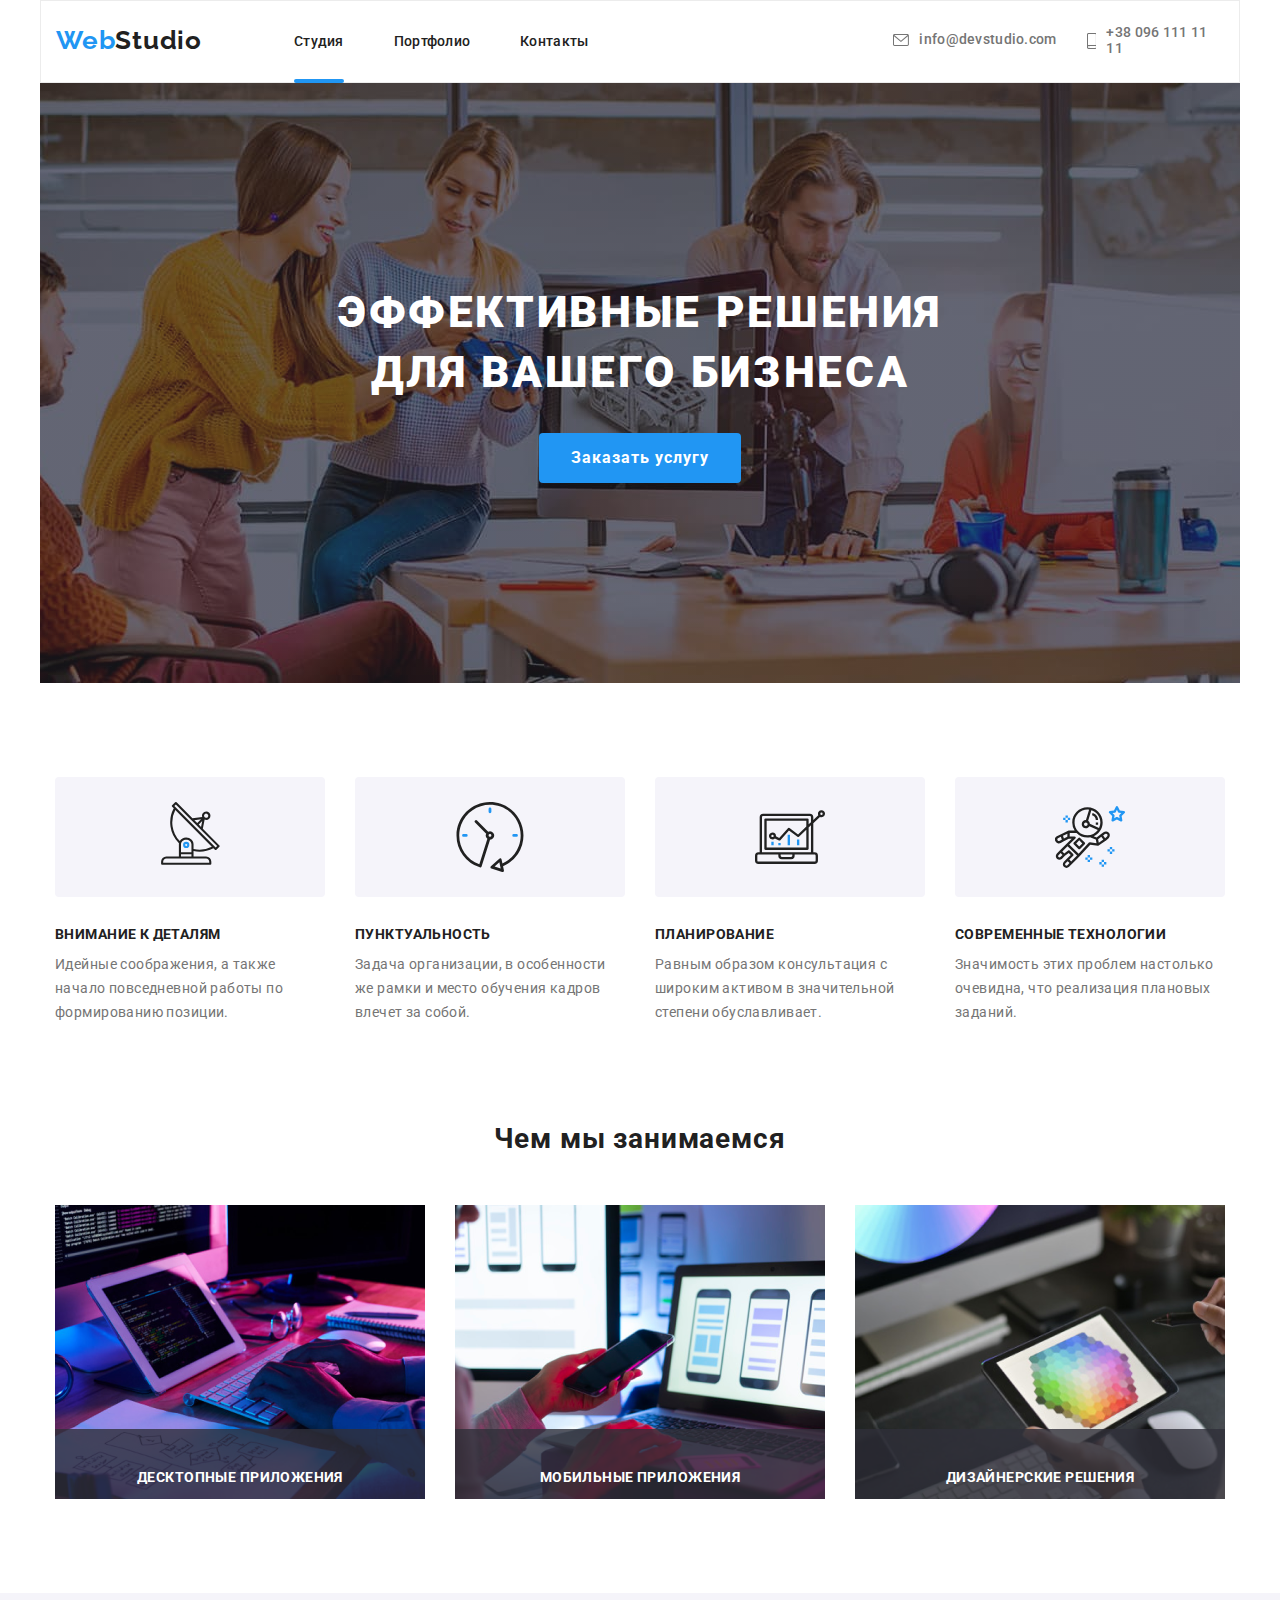
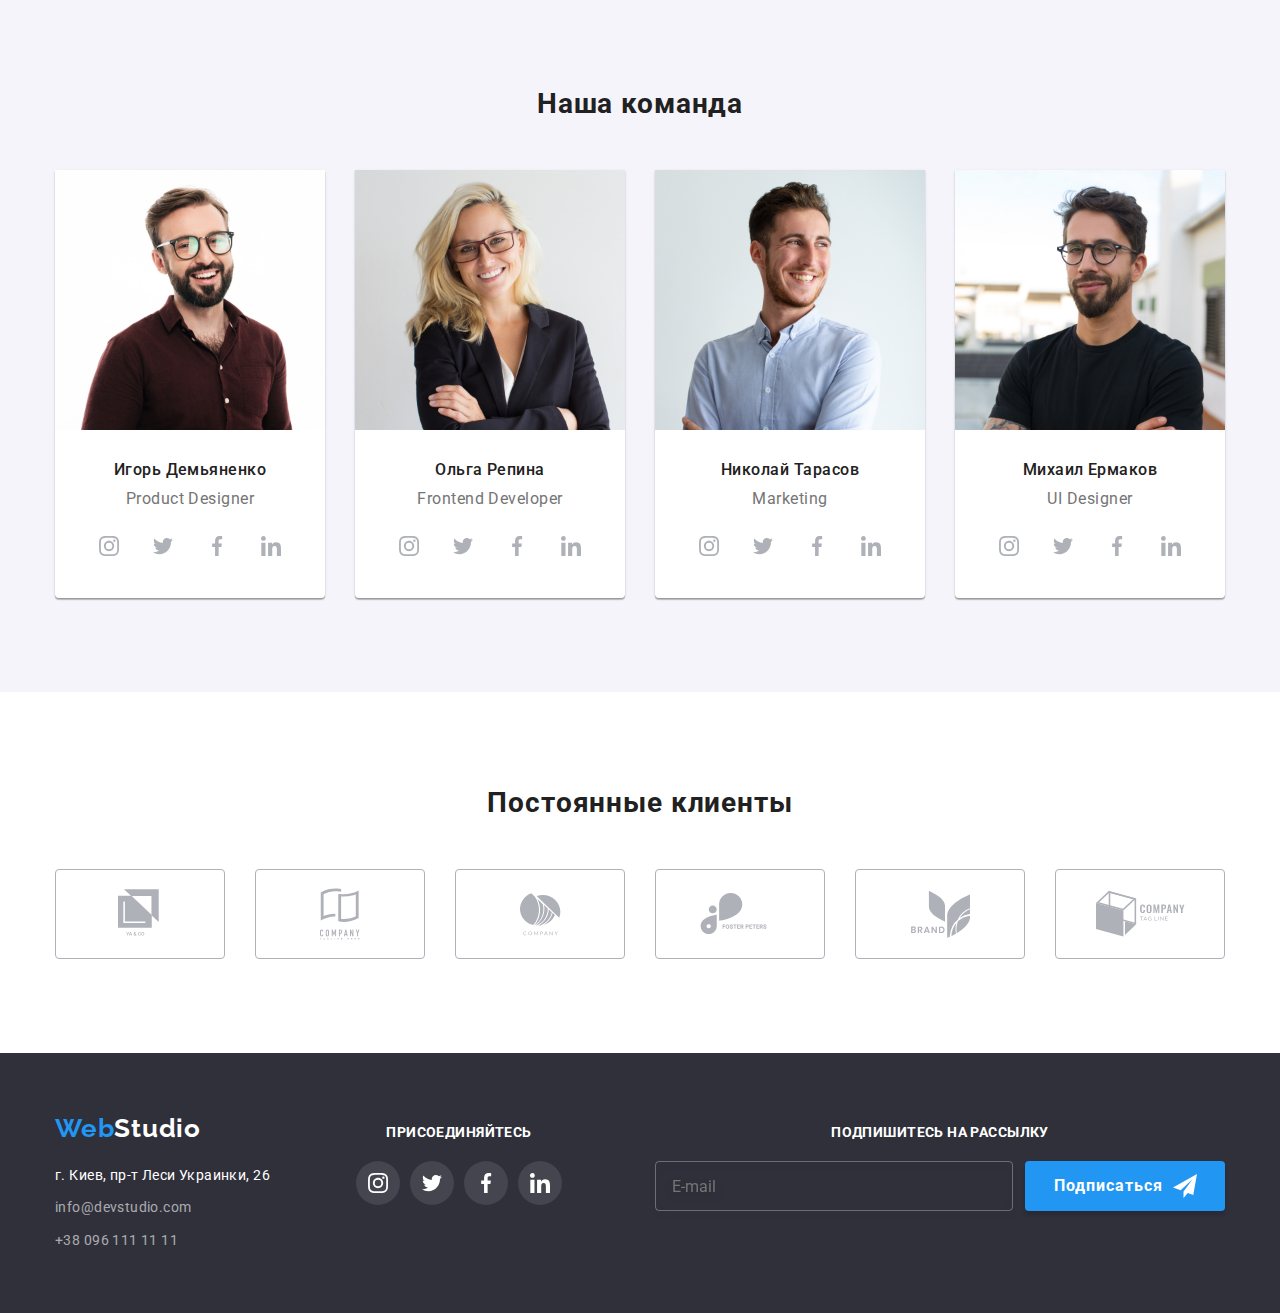
<file: index.html>
<!DOCTYPE html>
<html lang="ru">
<head>
    <meta charset="UTF-8">
    <meta name="viewport" content="width=device-width, initial-scale=1.0">
    <title>Главная</title>
      
    <link href="https://fonts.googleapis.com/css2?family=Raleway:wght@700&family=Roboto:wght@400;500;700;900&display=swap" rel="stylesheet">
    <link rel="stylesheet" href="https://cdnjs.cloudflare.com/ajax/libs/modern-normalize/1.0.0/modern-normalize.min.css">
    <link rel="stylesheet" href="./css/main.min.css">
</head>
<body>
    <!--Шапка сайта-->
    <header class="header">

        <div class="content header-nav">

            <div class="header__content">
                <a class="logo" href="./index.html"><span class="logo-web">Web</span>Studio</a> 
                
                <button type="button" class="menu-btn is-open" data-menu-button>
                    <svg class="menu-svg" width="40" height="40">
                        <use class="menu-close" href="./images/sprite-th.svg#close"></use>
                        <use class="menu-open" href="./images/sprite-th.svg#menu"></use>
                    </svg>
                </button>
            </div> 
            
            <div class="mobile-menu is-open" id="menu-container" data-menu>
    
                <ul class="list site-nav">
                    <li class="site-nav__item"><a class="link site-nav__link active-page" href="./index.html">Студия</a> </li>
                    <li class="site-nav__item"><a class="link site-nav__link" href="./portfolio.html">Портфолио</a></li>
                    <li class="site-nav__item"><a class="link site-nav__link" href="">Контакты</a></li>
                </ul>
            
                <ul class="list mailto-list">
                    <li class="mailto__mail"><a class="link mailto__link" href="mailto:info@devstudio.com">
                        <svg class="mail-svg" width="16" height="12"><use href="./images/sprite.svg#envelope"></use>
                        </svg>info@devstudio.com</a>
                    </li>
                    <li class="mailto__tel"><a class="link mailto__link" href="tel:+380961111111">
                        <svg class="mail-svg" width="10" height="16"><use href="./images/sprite.svg#smartphone"></use>
                        </svg>+38 096 111 11 11</a>
                    </li>
                </ul>
            </div>
               
        </div>
        
    </header>

    <!--Основной контент-->
    
    <main>
        <!--Заказать услугу-->
        <section class="hero">
            <div class="content">

                <div class="block">
                    <h1 class="main-title">Эффективные решения <br> для вашего бизнеса</h1>
                    <button data-modal-open class="link-btn">Заказать услугу</button>
                </div>
            
            </div>    
        </section>
            
        <!--Особенности-->
        <div class="sec-section">
            <section class="content">
                <div class="features">
                    <h2 class="visually-hidden">Особенности</h2>

                    <ul class="list features-list">
                        <li class="feature-item">
                            <div class="feature-bg"> <svg class="features-svg"><use href="./images/sprite.svg#antenna"></use></svg></div>
                            <h3 class="feature-list-header">Внимание к деталям</h3>
                            <p class="feature-desc">Идейные соображения, а также начало повседневной работы по формированию позиции.</p>
                        </li>
                        <li class="feature-item">
                            <div class="feature-bg">
                                <svg class="features-svg"><use href="./images/sprite.svg#clock"></use></svg>
                            </div>
                            <h3 class="feature-list-header" >Пунктуальность</h3>
                            <p class="feature-desc">Задача организации, в особенности же рамки и место обучения кадров влечет за собой.</p>
                        </li>
                        <li class="feature-item">
                            <div class="feature-bg"><svg class="features-svg"><use href="./images/sprite.svg#diagram"></use></svg></div>
                            <h3 class="feature-list-header" >Планирование</h3>
                            <p class="feature-desc">Равным образом консультация с широким активом в значительной степени обуславливает.</p>
                        </li>
                        <li class="feature-item">
                            <div class="feature-bg"><svg class="features-svg"><use href="./images/sprite.svg#astronaut"></use></svg></div>
                            <h3 class="feature-list-header" >Современные технологии</h3>
                            <p class="feature-desc">Значимость этих проблем настолько очевидна, что реализация плановых заданий.</p>
                        </li>
                    </ul>
                </div> 

            </section>
            <!--Специализация-->
            <div class="special-hidden" >
                <section class="content">
                    <div class="special">
                        <h2 class="subtitle">Чем мы занимаемся</h2>

                        <ul class="list special-list">
                            <li class="special__element">
                                <a class="special__link" href="">
                                    <img class="photo" 
                                        srcset="./images/box1.png 1x, ./images/box@2x.jpg 2x"
                                        src="./images/box1.png" 
                                        alt="Человек набирает код" 
                                        width="370"/>
                                    <p class="special__caption">Десктопные приложения</p>
                                </a>
                            </li> 
                            <li class="special__element"> 
                                <a class="special__link" href="">
                                    <img class="photo" 
                                    srcset="./images/img.png 1x, ./images/img@2x.jpg 2x"
                                        src="./images/img.png" 
                                        alt="Просмотр адаптации страницы под телефон" 
                                        width="370"/>
                                    <p class="special__caption">Мобильные приложения</p>
                                </a>
                            </li> 
                            <li class="special__element"> 
                                <a class="special__link" href="">
                                    <img class="photo" 
                                        srcset="./images/img(1).png 1x, ./images/img@2x(1).jpg 2x"
                                        src="./images/img(1).png" 
                                        alt="Выбор цвета с градации на планшете"
                                        width="370"/>
                                    <p class="special__caption">Дизайнерские решения</p>
                                </a>
                            </li>
                        </ul>
                    </div>

                </section>
            </div>
        </div>    
        <!-- Наша команда-->
        
        <div class="team">
            <section class="content" >
                <div class="team-content">
                    <h2 class="subtitle">Наша команда</h2>
                    <ul class="list team-list">
                        <li class="team-element">
                            <img class="team-ph" 
                                srcset="./images/igor.jpg 1x, ./images/igor@2x.jpg 2x"
                                src="./images/igor.jpg" 
                                alt="Портретное фото Игорь Демьяненко" 
                                width="450"
                                
                            />
                            <h3 class="subtitle-names">Игорь Демьяненко</h3>
                            <p class="text-job">Product Designer</p>
                           <ul class="list team-social">
                               <li class="social-links-items">
                                   <a class="social-link" href="https://instagram.com/" target="_blank" rel="noopener noreferer" aria-label="Instagram">
                                       <svg class="social-link-svg">
                                           <use href="./images/sprite.svg#instagram"></use>
                                       </svg>
                                   </a>
                               </li>
                               <li class="social-links-items">
                                   <a class="social-link" href="https://twitter.com/" target="_blank" rel="noopener noreferer" aria-label="Twitter">
                                       <svg class="social-link-svg">
                                           <use href="./images/sprite.svg#twitter"></use>
                                       </svg>
                                   </a>
                               </li>
                               <li class="social-links-items">
                                   <a class="social-link" href="https://facebook.com/" target="_blank" rel="noopener noreferer" aria-label="Facebook">
                                       <svg class="social-link-svg">
                                           <use href="./images/sprite.svg#facebook"></use>
                                       </svg>
                                   </a>
                               </li>
                               <li class="social-links-items">
                                   <a class="social-link" href="https://linkedin.com/" target="_blank" rel="noopener noreferer" aria-label="Linkedin">
                                       <svg class="social-link-svg">
                                           <use href="./images/sprite.svg#linkedin"></use>
                                       </svg>
                                   </a>
                               </li>
                           </ul>
                        </li>
                        <li class="team-element">
                            <img class="team-ph" 
                                srcset="./images/olga.jpg 1x, ./images/olga@2x.jpg 2x"
                                src="./images/olga.jpg" 
                                alt=" Портретное фото Ольга Репина" 
                                width="450"/>
                            <h3 class="subtitle-names">Ольга Репина</h3>
                            <p class="text-job">Frontend Developer</p>
                            <ul class="list team-social">
                                <li class="social-links-items">
                                    <a class=" social-link" href="https://instagram.com/" target="_blank" rel="noopener noreferer" aria-label="Instagram">
                                        <svg class="social-link-svg">
                                            <use href="./images/sprite.svg#instagram"></use>
                                        </svg>
                                    </a>
                                </li>
                                <li class="social-links-items">
                                    <a class="social-link" href="https://twitter.com/" target="_blank" rel="noopener noreferer" aria-label="Twitter">
                                        <svg class="social-link-svg">
                                            <use href="./images/sprite.svg#twitter"></use>
                                        </svg>
                                    </a>
                                </li>
                                <li class="social-links-items">
                                    <a class="social-link" href="https://facebook.com/" target="_blank" rel="noopener noreferer" aria-label="Facebook">
                                        <svg class="social-link-svg">
                                            <use href="./images/sprite.svg#facebook"></use>
                                        </svg>
                                    </a>
                                </li>
                                <li class="social-links-items">
                                    <a class="social-link" href="https://linkedin.com/" target="_blank" rel="noopener noreferer" aria-label="Linkedin">
                                        <svg class="social-link-svg">
                                            <use href="./images/sprite.svg#linkedin"></use>
                                        </svg>
                                    </a>
                                </li>
                            </ul>
                        </li>
                        <li class="team-element">
                            <img class="team-ph" 
                                srcset="./images/nikolay.jpg 1x, ./images/nikolay@2x.jpg 2x"
                                src="./images/nikolay.jpg" 
                                alt="Портретное фото Николай Тарасов" 
                                width="450"/>
                            <h3 class="subtitle-names">Николай Тарасов</h3>
                            <p class="text-job">Marketing</p>
                            <ul class="list team-social">
                                <li class="social-links-items">
                                    <a class=" social-link" href="https://instagram.com/" target="_blank" rel="noopener noreferer" aria-label="Instagram">
                                        <svg class="social-link-svg">
                                            <use href="./images/sprite.svg#instagram"></use>
                                        </svg>
                                    </a>
                                </li>
                                <li class="social-links-items">
                                    <a class="social-link" href="https://twitter.com/" target="_blank" rel="noopener noreferer" aria-label="Twitter">
                                        <svg class="social-link-svg">
                                            <use href="./images/sprite.svg#twitter"></use>
                                        </svg>
                                    </a>
                                </li>
                                <li class="social-links-items">
                                    <a class="social-link" href="https://facebook.com/" target="_blank" rel="noopener noreferer" aria-label="Facebook">
                                        <svg class="social-link-svg">
                                            <use href="./images/sprite.svg#facebook"></use>
                                        </svg>
                                    </a>
                                </li>
                                <li class="social-links-items">
                                    <a class="social-link" href="https://linkedin.com/" target="_blank" rel="noopener noreferer" aria-label="Linkedin">
                                        <svg class="social-link-svg">
                                            <use href="./images/sprite.svg#linkedin"></use>
                                        </svg>
                                    </a>
                                </li>
                            </ul>
                        </li>
                        <li class="team-element">
                            <img class="team-ph"
                                srcset="./images/mihail.jpg 1x, ./images/mihail@2x.jpg 2x" 
                                src="./images/mihail.jpg" 
                                alt="Портретное фото Михаил Ермаков" 
                                width="450"/>
                            <h3 class="subtitle-names">Михаил Ермаков</h3>
                            <p class="text-job">UI Designer</p>
                            <ul class="list team-social">
                                <li class="social-links-items">
                                    <a class=" social-link" href="https://instagram.com/" target="_blank" rel="noopener noreferer" aria-label="Instagram">
                                        <svg class="social-link-svg">
                                            <use href="./images/sprite.svg#instagram"></use>
                                        </svg>
                                    </a>
                                </li>
                                <li class="social-links-items">
                                    <a class="social-link" href="https://twitter.com/" target="_blank" rel="noopener noreferer" aria-label="Twitter">
                                        <svg class="social-link-svg">
                                            <use href="./images/sprite.svg#twitter"></use>
                                        </svg>
                                    </a>
                                </li>
                                <li class="social-links-items">
                                    <a class="social-link" href="https://facebook.com/" target="_blank" rel="noopener noreferer" aria-label="Facebook">
                                        <svg class="social-link-svg">
                                            <use href="./images/sprite.svg#facebook"></use>
                                        </svg>
                                    </a>
                                </li>
                                <li class="social-links-items">
                                    <a class="social-link" href="https://linkedin.com/" target="_blank" rel="noopener noreferer" aria-label="Linkedin">
                                        <svg class="social-link-svg">
                                            <use href="./images/sprite.svg#linkedin"></use>
                                        </svg>
                                    </a>
                                </li>
                            </ul>
                        </li>
                    </ul>
                    
                </div>
            </section>
        </div>

        <div class="clients-bgc">
            <section class="content">
                <div class="clients">
                    <h2 class="subtitle">Постоянные клиенты</h2>

                    <ul class="list clients-logo">
                        <li class="icon-item"><a class="link icon-link" href=""><svg class="icon-clients" width="45" height="50">
                            <use href="./images/sprite.svg#logo-frs"> </use>
                        </svg></a></li>
                        <li class="icon-item"><a class="link icon-link" href=""><svg class="icon-clients" width="40" height="52">
                            <use href="./images/sprite.svg#logo-sec"></use>
                        </svg></a></li>
                        <li class="icon-item"><a class="link icon-link" href=""><svg class="icon-clients" width="41" height="43">
                            <use href="./images/sprite.svg#logo-third"></use>
                        </svg></a></li>
                        <li class="icon-item"><a class="link icon-link" href=""><svg class="icon-clients" width="80" height="42">
                            <use href="./images/sprite.svg#logo-fo"></use>
                        </svg></a></li> 
                        <li class="icon-item"><a class="link icon-link" href=""><svg class="icon-clients" width="59" height="47">
                            <use href="./images/sprite.svg#logo-fi"></use>
                        </svg></a></li>
                        <li class="icon-item"><a class="link icon-link" href=""><svg class="icon-clients" width="89" height="46">
                            <use href="./images/sprite.svg#logo-six"></use>
                        </svg></a></li>
                    </ul>
                </div>
            </section>
        </div>
    </main>

    <!--Контакты-->
    <footer class="footer">
        
        <div class="content">
            <div class="footer-content">
                <div class="foot-content">
                    <a  class="logo logo-footer" href="./index.html"><span class="logo-footer-web">Web</span>Studio</a>
                    
                    <p class="adress">г. Киев, пр-т Леси Украинки, 26</p>
                    <ul class="list">
                        <li><a class="link foot-contacts" href="mailto:info@devstudio.com">info@devstudio.com</a></li>
                        <li><a class="link foot-contacts tel" href="tel:+380961111111">+38 096 111 11 11</a></li>
                    </ul>
                    
                </div>
                <div class="join-us">
                    <h2 class="join">присоединяйтесь</h2>
                    <ul class="list social-footer">
                        <li class="join-item"> <a class="join-icon-link" href="https://instagram.com/" target="_blank" rel="noopener noreferer" aria-label="Instagram">
                            <svg class="join-icon-svg" ><use href="./images/sprite.svg#instagram"></use></svg></a></li>
                        <li class="join-item"> <a class="join-icon-link" href="https://twitter.com/" target="_blank" rel="noopener noreferer" aria-label="Twitter">
                            <svg class="join-icon-svg" ><use href="./images/sprite.svg#twitter"></use></svg></a></li>
                        <li class="join-item"> <a class="join-icon-link" href="https://facebook.com/" target="_blank" rel="noopener noreferer" aria-label="Facebook">
                            <svg class="join-icon-svg" ><use href="./images/sprite.svg#facebook"></use></svg></a></li>
                        <li class="join-item"> <a class="join-icon-link" href="https://linkedin.com/" target="_blank" rel="noopener noreferer" aria-label="Linkedin">
                            <svg class="join-icon-svg" ><use href="./images/sprite.svg#linkedin"></use></svg></a></li>
                    </ul>
                </div>
                <div class="subscribe">
                    <h2 class="join">Подпишитесь на рассылку</h2>
                    <form>
                        <div class="subscribe-items">
                            
                            <label class="mail-label">
                                <input type="email" class="mail-input" name="email" placeholder="E-mail">
                            </label>
                            <button type="submit" class="subscribe-btn"><span class="subscribe-word">Подписаться</span>
                                <svg class="subscribe-svg">
                                    <use href="./images/sprite-two.svg#icon-send"></use>
                                </svg>
                            </button>
                        </div>    
                    </form>
                </div>
            </div>
        </div>
        
    </footer>

    <div class="backdrop is-hidden" data-modal>
                            
        <div class="modal">
            
            <h2 class="modal-title">Оставьте свои данные, мы вам перезвоним</h2>
            
            <form class="form">

                <div class="form-field">
                    <label class="modal-label" for="name">
                        <span class="name-input">Имя</span>
                        <input class="modal-input" type="text" name="name" id="name" >
                        <svg class="form-icon-svg" width="12" height="12">
                            <use href="./images/sprite-two.svg#person"></use>
                        </svg>
                    </label>
                </div>
                <div class="form-field">
                    <label class="modal-label">
                        <span class="name-input">Телефон</span>
                         <input class="modal-input" type="tel" name="tel">
                         <svg class="form-icon-svg" width="13" height="13">
                            <use href="./images/sprite-two.svg#tel"></use>
                        </svg>
                    </label>
                </div>

                <div class="form-field">
                    <label class="modal-label" >
                        <span class="name-input">Почта</span>
                       
                        <input class="modal-input" type="email" name="email">
                        <svg class="form-icon-svg" width="15" height="12">
                            <use href="./images/sprite-two.svg#letter"></use>
                        </svg>
                        
                    </label>
                </div>
                
                <div class="form-field">
                    <label class="modal-label">
                        <span class="name-input">Комментарий</span>
                        <textarea class="modal-input comment" name="comment" placeholder="Введите текст" cols="30" rows="7"></textarea>
                    </label>
                </div>
                <label class="checkbox-label">
                    <input class="checkbox" type="checkbox" name="checkbox" value="accept">
                    <span class="icon-checkbox"></span>Соглашаюсь с рассылкой и принимаю <a class="document" href="">Условия договора</a>
                </label>
                
                <button class="form-btn" type="submit">Отправить

                </button>
            </form>

            <button data-modal-close class="close-btn">
                <svg class="close-btn-svg" width="11" height="11" fill="none" xmlns="http://www.w3.org/2000/svg">
                    <path d="M11 1.108L9.892 0 5.5 4.392 1.108 0 0 1.108 4.392 5.5 0 9.892 1.108 11 5.5 6.608 9.892 11 11 9.892 6.608 5.5 11 1.108z"/>
                </svg>
            </button>

         </div>
        
    </div>
    
    <script src="./js/menu.js"></script>
    <script src="./js/modal.js"></script>

</body>
</html>
</file>
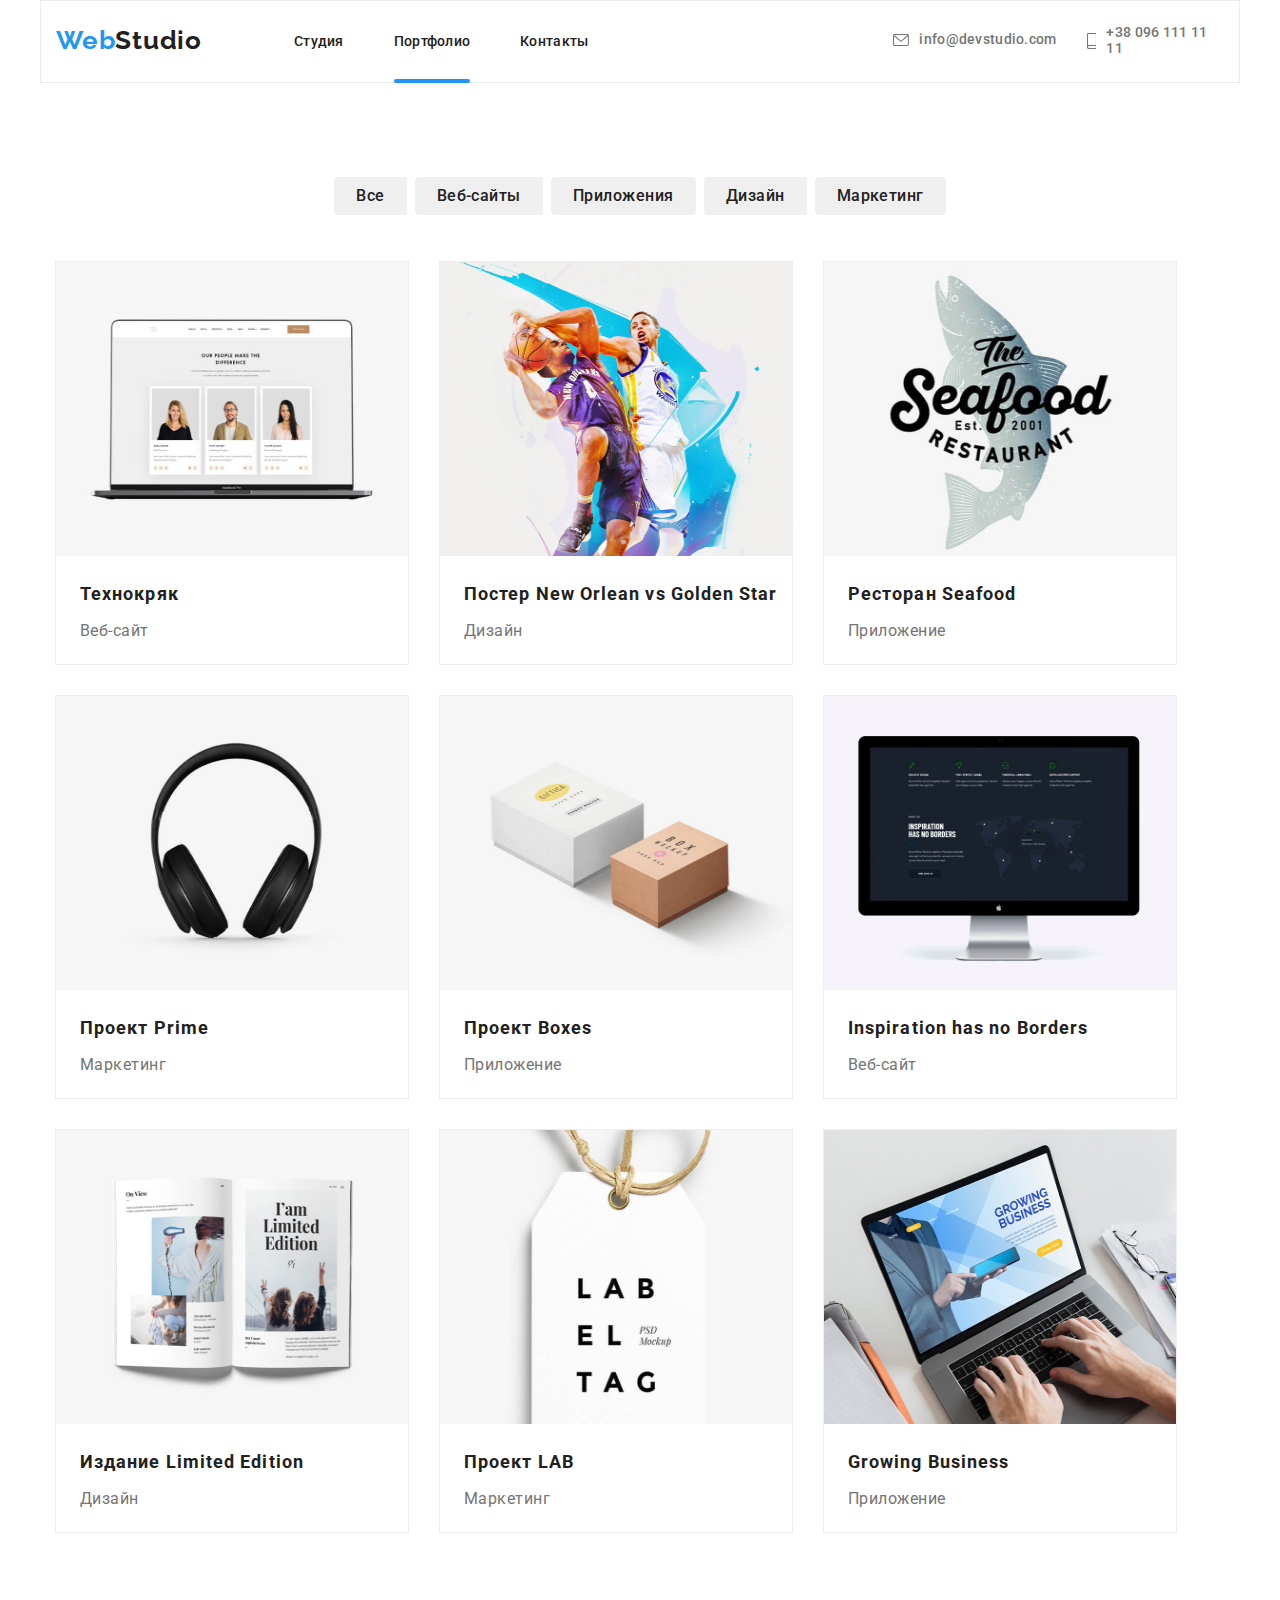
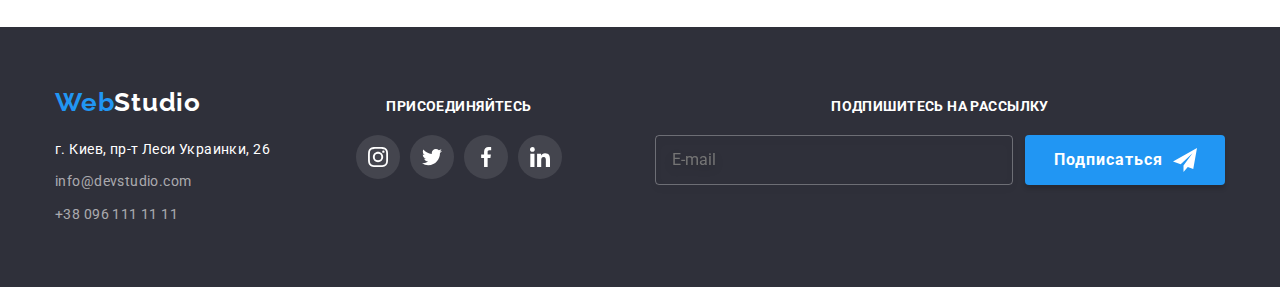
<file: portfolio.html>
<!DOCTYPE html>
<html lang="en">
<head>
    <meta charset="UTF-8">
    <meta name="viewport" content="width=device-width, initial-scale=1.0">
    <title>Главная</title>
    <link href="https://fonts.googleapis.com/css2?family=Raleway:wght@700&family=Roboto:wght@400;500;700;900&display=swap" rel="stylesheet">
    <link rel="stylesheet" href="https://cdnjs.cloudflare.com/ajax/libs/modern-normalize/1.0.0/modern-normalize.min.css">
    <link rel="stylesheet" href="./css/main.min.css">
</head>
<body>
    <!--Шапка сайта-->
    <header class="header">

        <div class="content header-nav">

            <div class="header__content">
                <a class="logo" href="./index.html"><span class="logo-web">Web</span>Studio</a> 
                
                <button type="button" class="menu-btn is-open" data-menu-button>
                    <svg class="menu-svg" width="40" height="40">
                        <use class="menu-close" href="./images/sprite-th.svg#close"></use>
                        <use class="menu-open" href="./images/sprite-th.svg#menu"></use>
                    </svg>
                </button>
            </div> 
            
            <div class="mobile-menu is-open" id="menu-container" data-menu>
    
                <ul class="list site-nav">
                    <li class="site-nav__item"><a class="link site-nav__link" href="./index.html">Студия</a> </li>
                    <li class="site-nav__item"><a class="link site-nav__link active-page" href="./portfolio.html">Портфолио</a></li>
                    <li class="site-nav__item"><a class="link site-nav__link" href="">Контакты</a></li>
                </ul>
            
                <ul class="list mailto-list">
                    <li class="mailto__mail"><a class="link mailto__link" href="mailto:info@devstudio.com">
                        <svg class="mail-svg" width="16" height="12"><use href="./images/sprite.svg#envelope"></use>
                        </svg>info@devstudio.com</a>
                    </li>
                    <li class="mailto__tel"><a class="link mailto__link" href="tel:+380961111111">
                        <svg class="mail-svg" width="10" height="16"><use href="./images/sprite.svg#smartphone"></use>
                        </svg>+38 096 111 11 11</a>
                    </li>
                </ul>
            </div>
               
        </div>
        
    </header>

    <!--Основной контент-->
    <main >

        <section class="main-cont">
            <div class="content">
                <div class="btn-content">
                    <h1 class="visually-hidden">Наши работы</h1>
                    <!--Фильтр работ-->
                    <ul class="list btn-list">
                        <li class="btn-item"><button class="btn" type="button">Все</button></li>
                        <li class="btn-item"><button class="btn" type="button">Веб-сайты</button></li>
                        <li class="btn-item"><button class="btn" type="button">Приложения</button></li>
                        <li class="btn-item"><button class="btn" type="button">Дизайн</button></li>
                        <li class="btn-item"><button class="btn" type="button">Маркетинг</button></li>
                    </ul>
                </div>
                <!--Работы-->

                <ul class="list work-list">
                    <li class="work-item">
                        <a class="action-link link" href="">
                            <div class="actions">
                                <img class="pictures" 
                                    srcset="./images/technokryak.jpg 1x, ./images/technokryak@2x.jpg 2x"
                                    src="./images/technokryak.jpg" 
                                    alt="Компьютер с открытой веб-странчкой" 
                                    width="450"
                                >
                                <p class="item-actions">Технокряк это современная площадка распространения коронавируса. Компании используют эту платформу для цифрового шпионажа и атак на защищённые сервера конкурентов.</p>
                            </div>
                            <h2 class="subtitle-pflo">Технокряк</h2>
                            <p class="text">Веб-сайт</p>
                        </a>
                    </li>
                    <li class="work-item">
                        <a class="action-link link" href="">
                            <div class="actions">
                                <img class="pictures" 
                                    srcset="./images/star.jpg 1x, ./images/star@2x.jpg 2x"
                                    src="./images/star.jpg" 
                                    alt="Постер с баскетболистом" 
                                    width="450"> 
                                <p class="item-actions">Технокряк это современная площадка распространения коронавируса. Компании используют эту платформу для цифрового шпионажа и атак на защищённые сервера конкурентов.</p>
                            </div> 
                            <h2 class="subtitle-pflo">Постер New Orlean vs Golden Star</h2>
                            <p class="text">Дизайн</p>
                        </a>
                    </li>
                    <li class="work-item">
                        <a class="action-link link" href="">
                            <div class="actions">
                                <img class="pictures" 
                                    srcset="./images/seafood.jpg 1x, ./images/seafood@2x.jpg 2x"
                                    src="./images/seafood.jpg" 
                                    alt="Лого ресторана Seafood" 
                                    width="450">
                                <p class="item-actions">Технокряк это современная площадка распространения коронавируса. Компании используют эту платформу для цифрового шпионажа и атак на защищённые сервера конкурентов.</p>
                            </div>
                            <h2 class="subtitle-pflo">Ресторан Seafood</h2>
                            <p class="text">Приложение</p>
                        </a>
                    </li>
                    <li class="work-item">
                        <a class="action-link link" href="">
                            <div class="actions">
                                <img class="pictures" 
                                srcset="./images/prime.jpg 1x, ./images/prime@2x.jpg 2x"
                                src="./images/prime.jpg" 
                                alt="Наушники на сером фоне" 
                                width="450">
                                <p class="item-actions">Технокряк это современная площадка распространения коронавируса. Компании используют эту платформу для цифрового шпионажа и атак на защищённые сервера конкурентов.</p>
                            </div>
                            <h2 class="subtitle-pflo">Проект Prime</h2>
                            <p class="text">Маркетинг</p>
                        </a>   
                    </li>
                    <li class="work-item">
                        <a class="action-link link" href="">
                            <div class="actions">
                                <img class="pictures"
                                    srcset="./images/boxes.jpg 1x, ./images/boxes@2x.jpg 2x" 
                                    src="./images/boxes.jpg" 
                                    alt="Коробки на сером фоне" 
                                    width="450"> 
                                <p class="item-actions">Технокряк это современная площадка распространения коронавируса. Компании используют эту платформу для цифрового шпионажа и атак на защищённые сервера конкурентов.</p>
                            </div>
                            <h2 class="subtitle-pflo">Проект Boxes</h2>
                            <p class="text">Приложение</p>
                        </a>
                    </li>
                    <li class="work-item">
                        <a class="action-link link" href="">
                            <div class="actions">
                                <img class="pictures" 
                                    srcset="./images/inspiration.jpg 1x, ./images/inspiration@2x.jpg 2x"
                                    src="./images/inspiration.jpg" 
                                    alt=" Компьютер с изображением карты" 
                                    width="450">
                                <p class="item-actions">Технокряк это современная площадка распространения коронавируса. Компании используют эту платформу для цифрового шпионажа и атак на защищённые сервера конкурентов.</p>
                            </div>
                            <h2 class="subtitle-pflo">Inspiration has no Borders</h2>
                            <p class="text">Веб-сайт</p>
                        </a>
                    </li>
                    <li class="work-item">
                        <a class="action-link link" href="">
                            <div class="actions">
                                <img class="pictures" 
                                    srcset="./images/edition.jpg 1x, ./images/edition@2x.jpg 2x"
                                    src="./images/edition.jpg" 
                                    alt=" Журнал издания Limited Edition" 
                                    width="450">
                                <p class="item-actions">Технокряк это современная площадка распространения коронавируса. Компании используют эту платформу для цифрового шпионажа и атак на защищённые сервера конкурентов.</p>
                            </div>
                            <h2 class="subtitle-pflo">Издание Limited Edition</h2>
                            <p class="text">Дизайн</p>
                        </a>
                    </li>
                    <li class="work-item">
                        <a class="action-link link" href="">
                            <div class="actions">
                                <img  class="pictures" 
                                    srcset="./images/lab.jpg 1x, ./images/lab@2x.jpg 2x"
                                    src="./images/lab.jpg" 
                                    alt="Бирка проекат LAB" 
                                    width="450">
                                <p class="item-actions">Технокряк это современная площадка распространения коронавируса. Компании используют эту платформу для цифрового шпионажа и атак на защищённые сервера конкурентов.</p>
                            </div>
                            <h2 class="subtitle-pflo">Проект LAB</h2>
                            <p class="text">Маркетинг</p>
                        </a>
                    </li>
                    <li class="work-item">
                        <a class="action-link link" href="">
                            <div class="actions">
                                <img class="pictures"
                                    srcset="./images/business.jpg 1x, ./images/business@2x.jpg 2x" 
                                    src="./images/business.jpg" 
                                    alt="Сайт Growing Business" 
                                    width="450">
                                <p class="item-actions">Технокряк это современная площадка распространения коронавируса. Компании используют эту платформу для цифрового шпионажа и атак на защищённые сервера конкурентов.</p>
                            </div>
                            <h2 class="subtitle-pflo">Growing Business</h2>
                            <p class="text">Приложение</p>
                        </a>

                    </li>
                </ul>
            </div>
        </section>

    </main>

    <!--Подвал-->

    <footer class="footer">
        
        <div class="content">
            <div class="footer-content">
                <div class="foot-content">
                    <a  class="logo logo-footer" href="./index.html"><span class="logo-footer-web">Web</span>Studio</a>
                    <p class="adress">г. Киев, пр-т Леси Украинки, 26</p>
                    <ul class="list">
                        <li><a class="link foot-contacts" href="mailto:info@devstudio.com">info@devstudio.com</a></li>
                        <li><a class="link foot-contacts tel" href="tel:+380961111111">+38 096 111 11 11</a></li>
                    </ul>
                </div>
                <div class="join-us">
                    <h2 class="join">присоединяйтесь</h2>
                    <ul class="list social-footer">
                        <li class="join-item"> <a class="join-icon-link" href="https://instagram.com/" target="_blank" rel="noopener noreferer" aria-label="Instagram">
                            <svg class="join-icon-svg" ><use href="./images/sprite.svg#instagram"></use></svg></a></li>
                        <li class="join-item"> <a class="join-icon-link" href="https://twitter.com/" target="_blank" rel="noopener noreferer" aria-label="Twitter">
                            <svg class="join-icon-svg" ><use href="./images/sprite.svg#twitter"></use></svg></a></li>
                        <li class="join-item"> <a class="join-icon-link" href="https://facebook.com/" target="_blank" rel="noopener noreferer" aria-label="Facebook">
                            <svg class="join-icon-svg" ><use href="./images/sprite.svg#facebook"></use></svg></a></li>
                        <li class="join-item"> <a class="join-icon-link" href="https://linkedin.com/" target="_blank" rel="noopener noreferer" aria-label="Linkedin">
                            <svg class="join-icon-svg" ><use href="./images/sprite.svg#linkedin"></use></svg></a></li>
                    </ul>
                </div>
                <div class="subscribe">
                    <h2 class="join">Подпишитесь на рассылку</h2>
                    <form>
                        <div class="subscribe-items">
                            
                            <label class="mail-label">
                                <input type="email" class="mail-input" name="email" placeholder="E-mail">
                            </label>
                            <button type="submit" class="subscribe-btn"><span class="subscribe-word">Подписаться</span>
                                <svg class="subscribe-svg">
                                    <use href="./images/sprite-two.svg#icon-send"></use>
                                </svg>
                            </button>
                        </div>    
                    </form>
                </div>
            </div>
        </div>
        
    </footer>
    <script src="./js/menu.js"></script>

</body>
</html>
</file>
<file: css/main.min.css>
*,::after,::before{box-sizing:border-box}body{font-family:Roboto, sans-serif;background-color:#fff}img{display:block;max-width:100%;height:auto}.list{list-style:none;padding:0;margin:0}.link{text-decoration:none}.link:hover,.link:focus{color:#2196F3}.content{width:100%;margin-right:auto;margin-left:auto;padding-left:15px;padding-right:15px}@media (min-width: 480px){.content{width:480px}}@media (min-width: 768px){.content{width:768px}}@media (min-width: 1200px){.content{width:1200px}}.header{width:100%;max-width:480px;margin-left:auto;margin-right:auto;background-color:#fff;border:1px solid #ECECEC;position:relative}.header>.content{display:flex}@media (min-width: 768px){.header{max-width:768px}}@media (min-width: 768px){.header{max-width:1200px}}@media (min-width: 768px){.header-nav{padding-top:16px;padding-bottom:16px}}@media (min-width: 1200px){.header-nav{padding-top:24px;padding-bottom:25px}}.header__content{width:100%}@media (max-width: 767px){.header__content{max-width:480px;display:flex;align-items:center;justify-content:center;padding-top:10px;padding-bottom:10px}}@media (min-width: 768px){.header__content{padding-top:6px;width:134px;margin-right:93px}}@media (min-width: 1200px){.header__content{padding-top:0;width:145px}}.menu-btn{display:inline-flex;margin:0;background-color:#fff;padding:0;border:none;margin-left:auto;justify-content:center;align-items:center}@media (min-width: 768px){.menu-btn{display:none}}.menu-btn .menu-svg{fill:black}.menu-btn:hover .menu-svg{fill:#2196F3}.menu-btn .menu-close{display:none}.menu-btn.is-open .menu-close{display:block}.menu-btn.is-open .menu-open{display:none}.mobile-menu{z-index:100;padding-top:60px;padding-bottom:60px;background-color:#fff}@media (max-width: 767px){.mobile-menu.is-open{border-top:1px solid #ECECEC;display:block;width:100%;max-width:480px}}@media (max-width: 767px){.mobile-menu{display:none;position:absolute;top:100%;left:0;width:100%;max-width:480px;height:auto}}@media (min-width: 768px){.mobile-menu{display:flex;align-items:center;margin:0;padding:0}}.site-nav{display:block;text-align:center}@media (min-width: 768px){.site-nav{display:flex}}@media (min-width: 1200px){.site-nav .item:not(:last-child){margin-right:50px}}.site-nav__link{position:relative;font-family:Roboto;font-style:normal;font-weight:500;font-size:18px;line-height:1.17em;letter-spacing:0.02em;color:#212121;transition:250ms cubic-bezier(0.4, 0, 0.2, 1);margin-top:40px}@media (min-width: 768px){.site-nav__link{font-size:14px;line-height:1.14em}}.site-nav__item:nth-child(2){margin-top:48px}@media (min-width: 768px){.site-nav__item:nth-child(2){margin-top:0}}.site-nav__item:nth-child(3){margin-top:40px}@media (min-width: 768px){.site-nav__item:nth-child(3){margin-top:0;margin-left:0}}@media (min-width: 768px){.site-nav__item:not(:last-child){margin-right:50px}}.active-page::after{content:'';position:absolute;top:29px;left:0;display:block;width:100%;height:4px;background-color:#2196F3;border-radius:2px}@media (min-width: 768px){.active-page::after{top:270%}}@media (min-width: 1200px){.active-page::after{top:46px}}.mailto__tel{margin-top:16px}@media (min-width: 768px){.mailto__tel{margin-top:10px}}@media (min-width: 1200px){.mailto__tel{margin-top:0;margin-left:30px}}.mailto-list{display:block;text-align:center}@media (max-width: 767px){.mailto-list{margin-top:60px}}@media (min-width: 768px){.mailto-list{display:inline-block;margin-left:84px;text-align:start}}@media (min-width: 1200px){.mailto-list{display:flex;margin-left:305px;align-items:center}}.mail-svg{display:inline-flex;fill:currentColor;margin-right:10px;align-items:center}.mailto__link:hover .mail-svg,.mailto__link:focus .mail-svg{fill:#2196F3}.mailto__link{display:inline-block;font-family:Roboto;font-style:normal;font-weight:500;font-size:18px;line-height:1.17em;letter-spacing:0.02em;color:#757575;align-items:center;transition:color 250ms cubic-bezier(0.4, 0, 0.2, 1)}@media (min-width: 768px){.mailto__link{font-size:12px;line-height:1.17em;display:inline-flex}}@media (min-width: 1200px){.mailto__link{font-size:14px;line-height:1.14em;display:inline-flex}}.logo{display:inline-block;font-family:Raleway;font-style:normal;font-weight:bold;font-size:24px;line-height:1.17em;letter-spacing:0.03em;color:#212121;text-decoration:none;padding:0}@media (min-width: 1200px){.logo{font-size:26px;line-height:1.19;margin-right:93px}}.logo-web{color:#2196F3}.logo-footer{color:#fff;margin-bottom:0;margin-top:0}.logo-footer-web{color:#2196F3}.hero{display:block;text-align:center;background-color:#2F303A;background-image:linear-gradient(to right, rgba(47,48,58,0.4), rgba(47,48,58,0.4)),url(../images/hero-mobile.jpg);width:100%;max-width:480px;height:auto;background-size:cover;background-repeat:no-repeat;background-position:center;margin-left:auto;margin-right:auto}@media screen and (min-device-pixel-ratio: 2), screen and (-webkit-min-device-pixel-ratio: 2), screen and (-o-min-device-pixel-ratio: 2 / 1), screen and (min-resolution: 192dpi), screen and (min-resolution: 2dppx){.hero{background-image:linear-gradient(to right, rgba(47,48,58,0.4), rgba(47,48,58,0.4)),url(../images/hero-mobile@2x.jpg)}}@media (min-width: 768px){.hero{max-width:768px;background-image:linear-gradient(to right, rgba(47,48,58,0.4), rgba(47,48,58,0.4)),url(../images/hero-tablet.jpg)}}@media screen and (min-width: 768px) and (min-device-pixel-ratio: 2), screen and (min-width: 768px) and (-webkit-min-device-pixel-ratio: 2), screen and (min-width: 768px) and (-o-min-device-pixel-ratio: 2 / 1), screen and (min-width: 768px) and (min-resolution: 192dpi), screen and (min-width: 768px) and (min-resolution: 2dppx){.hero{background-image:linear-gradient(to right, rgba(47,48,58,0.4), rgba(47,48,58,0.4)),url(../images/hero-tablet@2x.jpg)}}@media (min-width: 1200px){.hero{max-width:1200px;background-image:linear-gradient(to right, rgba(47,48,58,0.4), rgba(47,48,58,0.4)),url(../images/hero.jpg)}}@media screen and (min-width: 1200px) and (min-device-pixel-ratio: 2), screen and (min-width: 1200px) and (-webkit-min-device-pixel-ratio: 2), screen and (min-width: 1200px) and (-o-min-device-pixel-ratio: 2 / 1), screen and (min-width: 1200px) and (min-resolution: 192dpi), screen and (min-width: 1200px) and (min-resolution: 2dppx){.hero{background-image:linear-gradient(to right, rgba(47,48,58,0.4), rgba(47,48,58,0.4)),url(../images/hero@2x.jpg)}}.block{display:block;padding-top:118px;padding-bottom:118px}@media (min-width: 1200px){.block{padding-top:200px;padding-bottom:200px}}.main-title{margin-top:0;margin-bottom:30px;font-family:Roboto;font-style:normal;font-weight:900;font-size:26px;line-height:1.62em;text-align:center;letter-spacing:0.06em;text-transform:uppercase;color:#fff}@media (min-width: 1200px){.main-title{font-size:44px;line-height:1.36em}}.link-btn{display:inline-block;font-family:Roboto;font-style:normal;font-weight:bold;font-size:16px;line-height:1.9em;letter-spacing:0.06em;color:#fff;background-color:#2196F3;text-decoration:none;padding:10px 32px;border-radius:4px;min-width:200px;border:none;cursor:pointer}.sec-section{background-color:#fff}@media (min-width: 1200px){.sec-section{padding-bottom:94px;padding-top:94px}}.features{padding-top:60px;padding-bottom:60px}@media (min-width: 1200px){.features{padding:0;margin-bottom:94px}}.visually-hidden{position:absolute !important;clip:rect(1px 1px 1px 1px);clip:rect(1px, 1px, 1px, 1px);padding:0 !important;border:0 !important;height:1px !important;width:1px !important;margin:0;overflow:hidden}@media (min-width: 768px){.features-list{display:flex;align-items:start;flex-wrap:wrap}}.feature-item:not(:last-child){margin-bottom:30px}@media (min-width: 768px){.feature-item{display:inline-block;width:354px;height:251px}.feature-item:nth-child(2n+1){margin-right:30px}.feature-item:nth-child(n+2){margin-bottom:0}}@media (min-width: 1200px){.feature-item{display:inline-block;width:270px}.feature-item:not(:last-child){margin-right:30px}.feature-item:nth-child(-n+2){margin-bottom:0}}.feature-bg{border:0;padding:0;display:flex;margin-bottom:30px;width:100%;max-width:450px;height:120px;background:#F5F4FA;border-radius:4px;justify-content:center;align-items:center}@media (min-width: 768px){.feature-bg{width:100%;max-width:354px}}@media (min-width: 1200px){.feature-bg{width:100%;max-width:270px}}.features-svg{width:70px;height:70px}.feature-list-header{text-align:center;font-family:Roboto;font-style:normal;font-weight:bold;font-size:14px;line-height:1.14em;letter-spacing:0.03em;text-transform:uppercase;color:#212121;margin-top:0;margin-bottom:10px}@media (min-width: 768px){.feature-list-header{text-align:start}}.feature-desc{font-family:Roboto;font-style:normal;font-weight:normal;font-size:14px;line-height:1.71em;letter-spacing:0.03em;color:#757575;margin:0}.feature-desc:not(:last-child){margin-bottom:30px}@media screen and (max-width: 1199px){.special-hidden{display:none}}.spesial{display:block}.special__element{position:relative}.special-list{display:flex}.special__element:not(:last-child){margin-right:30px}.special__link{text-decoration:none}.special__caption{margin:0;position:absolute;align-content:center;left:0;bottom:0;font-family:Roboto;font-style:normal;font-weight:bold;font-size:14px;line-height:1.14em;text-align:center;letter-spacing:0.03em;text-transform:uppercase;color:#fff;background-color:rgba(47,48,58,0.8);width:100%;height:70px;padding-top:27px}.team-content{padding-top:60px;padding-bottom:60px;text-align:center}@media (min-width: 1200px){.team-content{padding-bottom:94px;padding-top:94px}}.subtitle{font-family:Roboto;font-style:normal;font-weight:bold;font-size:28px;line-height:1.18em;letter-spacing:0.03em;color:#212121;margin-top:0;margin-bottom:30px;text-align:center}@media (min-width: 1200px){.subtitle{margin-bottom:50px}}.team-list{display:block;text-align:center}@media (min-width: 768px){.team-list{display:flex;flex-wrap:wrap}}.team-element{width:100%;height:auto;max-width:450px;box-shadow:0px 1px 3px rgba(0,0,0,0.12),0px 1px 1px rgba(0,0,0,0.14),0px 2px 1px rgba(0,0,0,0.2);border-radius:0px 0px 4px 4px;background-color:#fff;text-align:center;padding-bottom:24px}.team-element:not(:last-child){margin-right:30px;margin-bottom:30px}@media (min-width: 768px){.team-element{max-width:354px;height:auto}.team-element:nth-child(2n){margin-right:0}.team-element:nth-child(3){margin-bottom:0}.team-element:nth-child(4){margin-bottom:0}}@media (min-width: 1200px){.team-element{max-width:270px;height:auto;padding-bottom:30px}.team-element:not(:last-child){margin-right:30px}.team-element:nth-child(1){margin-bottom:0}.team-element:nth-child(2){margin-bottom:0}}.team{background:#F5F4FA}.team-ph{height:460px;width:100%;margin-bottom:30px}@media (min-width: 768px){.team-ph{width:354px;height:374px}}@media (min-width: 1200px){.team-ph{width:270px;height:260px}}.subtitle-names{font-family:Roboto;font-style:normal;font-weight:500;font-size:16px;line-height:1.19em;letter-spacing:0.03em;color:#212121;margin-top:0;margin-bottom:10px}.text-job{font-family:Roboto;font-style:normal;font-weight:normal;font-size:16px;line-height:1.19em;letter-spacing:0.03em;color:#757575;margin-top:0;margin-bottom:16px}.team-social{display:flex;justify-content:center;align-items:center}@media screen and (min-width: 1200px){.social-links-items:not(:last-child){margin-right:10px}}.social-link{text-decoration:none;display:flex;color:#afb1b8;justify-content:center;align-items:center;width:44px;height:44px;background-color:#fff;border-radius:50%;transition:background-color 250ms cubic-bezier(0.4, 0, 0.2, 1)}.social-link:hover,.social-link:focus{background-color:#2196F3}.social-link-svg{width:20px;height:20px;fill:currentColor;transition:fill 250ms cubic-bezier(0.4, 0, 0.2, 1)}.social-link:hover .social-link-svg,.social-link:focus .social-link-svg{fill:#fff;background-color:var(--highliting-color)}.clients-bgc{background-color:#fff}.clients{padding-top:60px;padding-bottom:60px}@media (min-width: 1200px){.clients{padding-bottom:94px;padding-top:94px}}.clients-logo{display:flex;flex-wrap:wrap}.icon-clients{fill:currentColor;transition:fill 250ms cubic-bezier(0.4, 0, 0.2, 1)}.icon-link{display:flex;color:#afb1b8;width:100%;max-width:210px;height:90px;border:1px solid #afb1b8;border-radius:4px;justify-content:center;align-items:center;transition:border 250ms cubic-bezier(0.4, 0, 0.2, 1)}.icon-link:hover,.icon-link:focus{border:1px solid #2196F3}@media (min-width: 768px){.icon-link{width:100%;max-width:226px}}@media (min-width: 1200px){.icon-link{width:100%;max-width:170px}}.icon-link:hover .icon-clients,.icon-link:focus .icon-clients{color:#2196F3}.icon-item{width:calc(100% / 2 - 15px);margin-bottom:30px}.icon-item:nth-child(2n+1){margin-right:30px}.icon-item:nth-last-child(-n+2){margin-bottom:0}@media (min-width: 768px){.icon-item{width:calc(100% / 3 - 20px);margin-right:30px}.icon-item:nth-child(3n+3){margin-right:0}.icon-item:nth-child(3){margin-right:0}.icon-item:nth-last-child(-n+3){margin-bottom:0}}@media (min-width: 1200px){.icon-item{width:170px;margin-bottom:0}.icon-item:not(:last-child){margin-right:30px}}.main-cont{padding-top:60px;padding-bottom:60px}@media (min-width: 1200px){.main-cont{padding-top:94px;padding-bottom:94px}}.btn-list{display:flex;flex-wrap:wrap;padding-bottom:40px}@media (min-width: 768px){.btn-list{justify-content:center;padding-bottom:30px}}.btn{font-family:Roboto;font-style:normal;font-weight:500;font-size:16px;line-height:1.625em;letter-spacing:0.03em;color:#212121;padding:6px 22px;min-width:29px;border-radius:4px;border:0;transition:color 250ms cubic-bezier(0.4, 0, 0.2, 1),background-color 250ms cubic-bezier(0.4, 0, 0.2, 1);cursor:pointer}.btn:hover,.btn:focus{background-color:#2196F3;color:#fff}@media (min-width: 768px){.btn{margin-bottom:0}}.btn-item:not(:last-child){margin-right:8px;margin-bottom:16px}.work-list{display:block}@media (min-width: 768px){.work-list{display:flex;flex-wrap:wrap}}.work-item{width:100%;max-width:450px;height:404px;border:1px solid #EEEEEE;padding-bottom:20px;margin-right:0}.work-item:not(:last-child){margin-bottom:30px}.work-item:hover{box-shadow:0px 1px 1px rgba(0,0,0,0.12),0px 4px 4px rgba(0,0,0,0.06),1px 4px 6px rgba(0,0,0,0.16);transition-duration:250ms}@media (min-width: 768px){.work-item{width:calc(100% / 2 - 15px);max-width:354px;height:404px;display:inline-block}.work-item:nth-child(2n+1){margin-right:30px}.work-item:nth-last-child(-n+2){margin-bottom:0}}@media (min-width: 1200px){.work-item{margin-right:30px;width:370px}.work-item:nth-last-child(-n+3){margin-bottom:0}}.pictures{height:294px}@media screen and (min-width: 1200px){.work-item:nth-child(3n){margin-right:0}}.subtitle-pflo{font-family:Roboto;font-style:normal;font-weight:bold;font-size:18px;line-height:2em;letter-spacing:0.06em;color:#212121;margin-top:20px;margin-bottom:4px;margin-left:24px;padding:0}.text{font-family:Roboto;font-style:normal;font-weight:normal;font-size:16px;line-height:1.875em;letter-spacing:0.03em;color:#757575;margin:0;margin-left:24px}.actions{display:block;position:relative;overflow:hidden}.item-actions{position:absolute;display:block;top:1px;left:0;font-family:Roboto;font-style:normal;font-weight:normal;font-size:18px;line-height:1.6em;letter-spacing:0.03em;color:#fff;margin:0;padding:77px 24px;background-color:rgba(33,150,243,0.9);height:auto;width:450px;height:294px;transform:translateY(100%);transition:transform 250ms cubic-bezier(0.4, 0, 0.2, 1)}@media (min-width: 768px){.item-actions{width:354px;height:294px}}@media (min-width: 1200px){.item-actions{width:370px;height:294px}}.action-link:hover .item-actions,.action-link:focus .item-actions{opacity:1;transform:translateY(0)}.footer{background-color:#2F303A}.footer-content{text-align:center;padding-top:60px;padding-bottom:60px}@media (min-width: 768px){.footer-content{display:flex;flex-wrap:wrap;padding-left:61px;padding-right:74px}}@media (min-width: 1200px){.footer-content{padding-right:0;padding-left:0}}.foot-content{margin-bottom:60px}@media (min-width: 768px){.foot-content{margin-right:165px;text-align:center;align-items:center;margin-bottom:0}}@media (min-width: 1200px){.foot-content{margin-right:70px;text-align:start;width:231px}}.adress{font-family:Roboto;font-style:normal;font-weight:normal;font-size:14px;line-height:1.71em;letter-spacing:0.03em;color:#fff;margin-top:20px;margin-bottom:8px}.foot-contacts{display:inline-block;font-family:Roboto;font-style:normal;font-weight:normal;font-size:14px;line-height:1.71em;letter-spacing:0.03em;color:rgba(255,255,255,0.6);margin-bottom:8px}@media (min-width: 1200px){.foot-contacts{margin-bottom:9px}}.tel{margin-bottom:0}.join{font-family:Roboto;font-style:normal;font-weight:bold;font-size:14px;line-height:1.14em;letter-spacing:0.03em;color:#fff;margin-bottom:20px;text-transform:uppercase;margin-top:0}@media screen and (min-width: 1200px){.join-us{padding-top:12px}.footer-content{display:inline-flex}}.social-footer{display:flex;justify-content:center}.join-item:not(:last-child){margin-right:10px}.join-icon-link{display:flex;justify-content:center;align-items:center;width:44px;height:44px;color:#fff;border-radius:50%;background:rgba(255,255,255,0.1);transition:background-color 250ms cubic-bezier(0.4, 0, 0.2, 1)}.join-icon-link:hover,.join-icon-link:focus{background:#2196F3}.join-icon-svg{width:20px;height:20px;fill:currentColor}.comment{height:120px;display:flex;padding-top:12px;padding-left:16px;resize:none;margin-bottom:20px}.subscribe{margin-top:60px;position:relative;margin-left:auto;margin-right:auto}@media (min-width: 1200px){.subscribe{margin-left:93px;padding-top:12px;margin-top:0}}@media screen and (min-width: 1200px){.subscribe-items{display:flex;align-items:center}}.subscribe-btn{position:relative;width:200px;height:50px;padding-left:29px;padding-right:62px;background:#2196F3;box-shadow:0px 4px 4px rgba(0,0,0,0.15);border-style:none;border-radius:4px;cursor:pointer;margin-top:20px}@media (min-width: 768px){.subscribe-btn{margin-left:12px}}@media (min-width: 1200px){.subscribe-btn{margin-top:0}}.subscribe-word{font-family:Roboto;font-style:normal;font-weight:bold;font-size:16px;line-height:30px;color:#fff;letter-spacing:0.06em;margin:0;padding:0}.subscribe-svg{position:absolute;background-size:contain;width:24px;height:24px;top:50%;right:28px;transform:translateY(-50%)}.mail-input:placeholder{font-family:Roboto;font-style:normal;font-weight:normal;font-size:16px;line-height:20px;align-items:center;letter-spacing:0.03em;color:rgba(255,255,255,0.6)}.mail-input{width:100%;max-width:450px;height:50px;margin:0;padding-top:15px;padding-bottom:15px;border:1px solid rgba(255,255,255,0.3);box-sizing:border-box;filter:drop-shadow(0px 4px 4px rgba(0,0,0,0.15));border-radius:4px;color:#fff;background:transparent;padding-left:16px}@media (min-width: 768px){.mail-input{width:450px}}@media (min-width: 1200px){.mail-input{width:358px}}.mail-label{margin:0;padding:0}.backdrop{z-index:100;position:fixed;top:0;left:0;width:100%;height:100%;background:rgba(0,0,0,0.2);transition:opacity 250ms cubic-bezier(0.4, 0, 0.2, 1)}.backdrop.is-hidden{opacity:0;pointer-events:none}.modal{width:100%;max-width:450px;height:609px;background-color:#fff;position:absolute;top:50%;left:50%;transform:translate(-50%, -50%);box-shadow:0px 1px 3px rgba(0,0,0,0.12),0px 1px 1px rgba(0,0,0,0.14),0px 2px 1px rgba(0,0,0,0.2);border-radius:4px;padding:40px}@media (min-width: 1200px){.modal{width:100%;max-width:528px;height:581px}}.close-btn-svg{background-size:contain;fill:#2f2f2f}.close-btn{display:block;position:absolute;top:8px;right:8px;width:30px;height:30px;border-radius:50%;border:none;padding:0;border:1px solid rgba(0,0,0,0.1);background-color:#fff;cursor:pointer}.close-btn:hover .close-btn-svg{fill:#2196F3}.modal-input{width:100%;border:1px solid rgba(33,33,33,0.2);border-radius:4px;margin-bottom:10px;margin-top:4px;padding-left:16px;outline:none;transition:fill 250ms cubic-bezier(0.4, 0, 0.2, 1),border-color 250ms cubic-bezier(0.4, 0, 0.2, 1)}.modal-input:not(:last-child){height:40px}.modal-input:focus{border-color:#2196F3}.modal-label{width:100%;display:block;position:relative;margin:0;padding:0}.modal-input:focus+.form-icon-svg{fill:#2196F3}.modal-title{font-family:Roboto;font-style:normal;font-weight:bold;font-size:20px;line-height:1.15em;text-align:center;letter-spacing:0.03em;color:#212121;margin-bottom:12px;margin-top:0}.name-input{display:block;font-family:Roboto;font-style:normal;font-weight:normal;font-size:12px;line-height:1.17;letter-spacing:0.01em;color:#757575;padding:0;margin:0}.comment::placeholder{font-family:Roboto;font-style:normal;font-weight:normal;font-size:14px;line-height:1.14em;letter-spacing:0.01em;color:rgba(117,117,117,0.5)}@media (min-width: 1200px){.comment::placeholder{font-size:12px;line-height:1.17em}}.checkbox{-webkit-appearance:none;-moz-appearance:none;appearance:none;position:absolute}.icon-checkbox{display:inline-block;width:16px;height:15px;border:2px solid black;border-radius:2px;margin-right:8px}.checkbox:checked+.icon-checkbox{background-color:#2196F3;background-image:url(../images/check.svg);background-size:contain;background-origin:border-box;border-color:#2196F3;transition:background-color 250ms cubic-bezier(0.4, 0, 0.2, 1),background-image 250ms cubic-bezier(0.4, 0, 0.2, 1)}.checkbox-label{padding:0;display:block;margin-top:20px;margin-bottom:30px;font-family:Roboto;font-style:normal;font-weight:normal;font-size:12px;line-height:1.17em;letter-spacing:0.03em;color:#757575;align-items:center;justify-content:center;width:100%;max-width:370px}@media (min-width: 1200px){.checkbox-label{display:flex;font-size:14px;line-height:1.71em;margin-left:11px;margin-right:11px;margin-top:0;max-width:425px}}.document{color:#2196F3}@media (min-width: 1200px){.document{margin-left:4px}}.form-btn{background:#2196F3;border-style:none;box-shadow:0px 4px 4px rgba(0,0,0,0.15);border-radius:4px;padding:10px 55px;font-family:Roboto;font-style:normal;font-weight:bold;font-size:16px;line-height:30px;letter-spacing:0.06em;color:#fff;display:block;margin:auto;cursor:pointer}.form-icon-svg{position:absolute;top:57%;left:15px;transform:translateY(-57%);background-size:contain;fill:black}
/*# sourceMappingURL=main.min.css.map */
</file>
